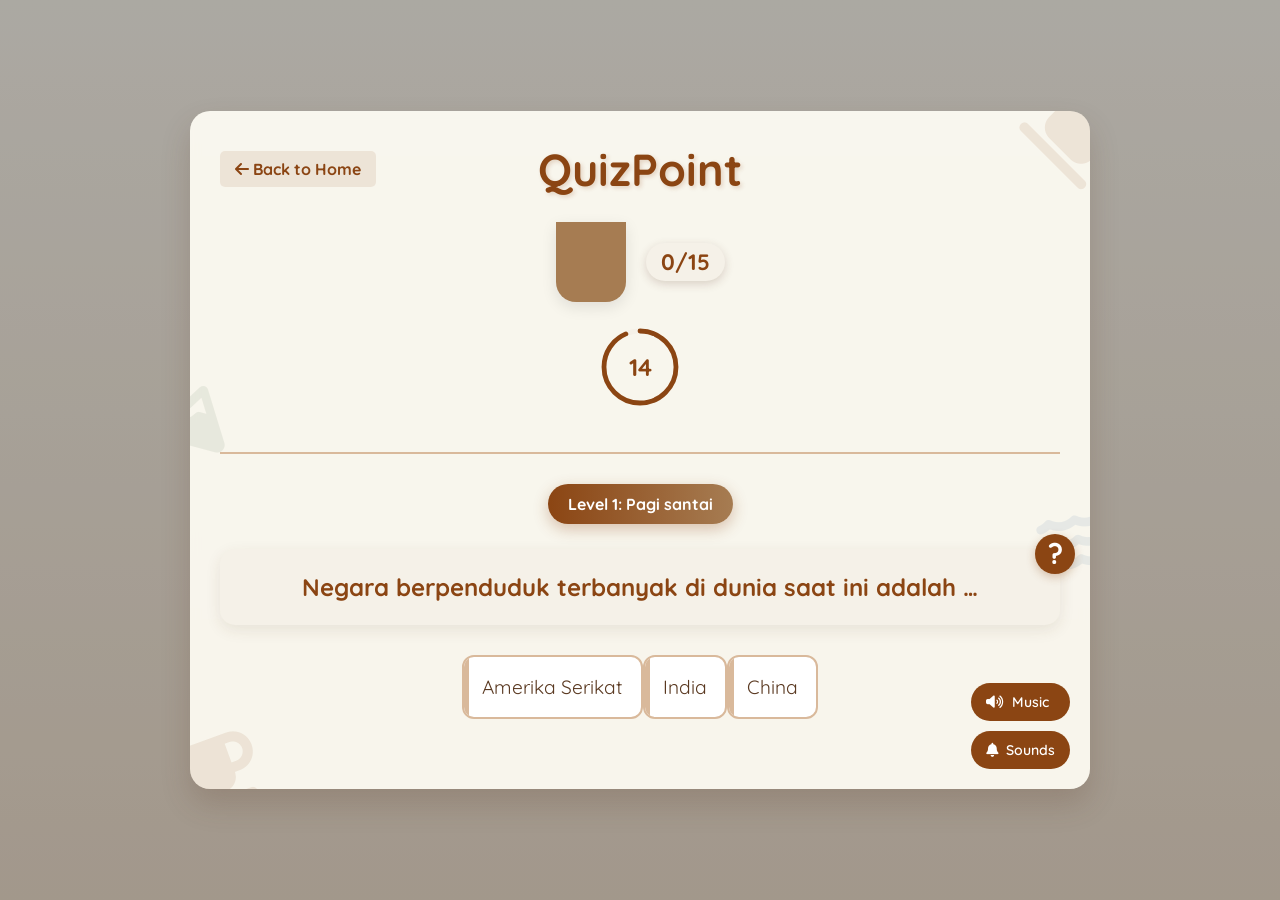
<file: quiz.html>
<!DOCTYPE html>
<html lang="id">
<head>
    <meta charset="UTF-8">
    <meta name="viewport" content="width=device-width, initial-scale=1.0">
    <title>Adventure Quiz - Play</title>
    <link rel="stylesheet" href="css/style.css">
    <link href="https://fonts.googleapis.com/css2?family=Quicksand:wght@400;600;700&display=swap" rel="stylesheet">
    <link rel="stylesheet" href="https://cdnjs.cloudflare.com/ajax/libs/font-awesome/6.4.0/css/all.min.css">
</head>
<body class="quiz-background">
    <div class="container">
        <!-- Decorative elements -->
        <div class="coffee-bean bean-1">
            <i class="fas fa-coffee" style="font-size: 80px; color: #8b4513;"></i>
        </div>
        <div class="coffee-bean bean-2">
            <i class="fas fa-coffee" style="font-size: 80px; color: #8b4513;"></i>
        </div>
        <div class="coffee-bean bean-3">
            <i class="fas fa-mountain" style="font-size: 70px; color: #5a7d5a;"></i>
        </div>
        <div class="coffee-bean bean-4">
            <i class="fas fa-water" style="font-size: 70px; color: #4a7ba6;"></i>
        </div>

        <header>
            <h1>QuizPoint</h1>
            <a href="index.html" class="back-btn">
                <i class="fas fa-arrow-left"></i> Back to Home
            </a>
            <div class="progress-container">
                <div class="coffee-progress">
                    <div class="coffee-cup">
                        <div class="coffee-liquid" id="coffee-progress"></div>
                    </div>
                    <span class="progress-text" id="progress-text">0/15</span>
                </div>
                <div class="timer-container">
                    <div class="timer-circle">
                        <svg class="timer-svg" viewBox="0 0 100 100">
                            <circle class="timer-circle-bg" cx="50" cy="50" r="45"></circle>
                            <circle class="timer-circle-progress" cx="50" cy="50" r="45"></circle>
                        </svg>
                        <span class="timer-text" id="timer-text">15</span>
                    </div>
                </div>
            </div>
        </header>
       
        <main class="quiz-main">
            <div class="level-indicator" id="level-indicator">
                Level 1: Beginner Explorer
            </div>
           
            <div id="question-container" class="hidden">
                <h2 id="question">Loading questions...</h2>
                <div id="options-container" class="hidden">
                    <!-- Options will be loaded by JavaScript -->
                </div>
            </div>
           
            <div id="joke-container" class="hidden">
                <p id="joke-text"></p>
            </div>
           
            <div id="results-container" class="hidden">
                <h2 id="result-title"></h2>
                <div class="score-display">
                    <span id="score-value">0</span>/<span id="total-questions">15</span>
                </div>
                <p id="result-message"></p>
                <div class="result-actions">
                    <button id="play-again-btn" class="btn btn-play">
                        <i class="fas fa-redo"></i> Play Again
                    </button>
                    <a href="index.html" class="btn btn-about">
                        <i class="fas fa-home"></i> Back to Home
                    </a>
                </div>
            </div>
        </main>

        <div class="audio-controls-quiz">
            <button id="music-toggle-quiz" class="audio-btn">
                 <i class="fas fa-volume-up"></i> Music
            </button>
            <button id="sound-toggle-quiz" class="audio-btn">
                <i class="fas fa-bell"></i> Sounds
            </button>
        </div>
    </div>

    <!-- Audio Elements -->
    <audio id="correct-sound" preload="auto">
        <source src="sounds/Correct Sound Effect.mp3" type="audio/mpeg">
    </audio>
    <audio id="wrong-sound" preload="auto">
        <source src="sounds/Wrong Answer Sound effect.mp3" type="audio/mpeg">
    </audio>
    <audio id="timeout-sound" preload="auto">
        <source src="" type="audio/mpeg">
    </audio>
    <audio id="levelup-sound" preload="auto">
        <source src="" type="audio/mpeg">
    </audio>
    <audio id="background-music-quiz" loop preload="auto">
        <source src="sounds/Quiz.backsound.mp3" type="audio/mpeg">
    </audio>

    <script src="js/script.js"></script>
</body>
</html>
</file>
<file: css/style.css>
/* Global Styles */
* {
    margin: 0;
    padding: 0;
    box-sizing: border-box;
    font-family: 'Quicksand', sans-serif;
}


body {
    background: linear-gradient(to bottom, #f5f1e8, #e8d9c7);
    color: #5a3921;
    min-height: 100vh;
    padding: 20px;
    display: flex;
    justify-content: center;
    align-items: center;
}


.container {
    max-width: 900px;
    width: 100%;
    background: rgba(255, 253, 245, 0.95);
    border-radius: 20px;
    padding: 30px;
    box-shadow: 0 15px 30px rgba(90, 57, 33, 0.2);
    position: relative;
    overflow: hidden;
}


.coffee-bean {
    position: absolute;
    width: 80px;
    height: 80px;
    opacity: 0.1;
    z-index: 0;
}


.bean-1 {
    top: -20px;
    right: -20px;
    transform: rotate(45deg);
}


.bean-2 {
    bottom: -30px;
    left: -30px;
    transform: rotate(-20deg);
}


.bean-3 {
    top: 40%;
    left: -30px;
    transform: rotate(15deg);
}


.bean-4 {
    bottom: 30%;
    right: -30px;
    transform: rotate(-10deg);
}


/* Header Styles */
header {
    text-align: center;
    margin-bottom: 30px;
    padding-bottom: 20px;
    border-bottom: 2px solid #d9b99b;
    position: relative;
    z-index: 1;
}


h1 {
    color: #8b4513;
    font-size: 2.8rem;
    margin-bottom: 10px;
    text-shadow: 2px 2px 4px rgba(139, 69, 19, 0.2);
    font-weight: 700;
}


.slogan {
    color: #a67c52;
    font-style: italic;
    font-size: 1.2rem;
}


.back-btn {
    display: inline-block;
    margin-top: 10px;
    color: #8b4513;
    text-decoration: none;
    font-weight: bold;
    transition: color 0.3s;
    position: absolute;
    left: 0;
    top: 0;
    padding: 8px 15px;
    border-radius: 5px;
    background: rgba(139, 69, 19, 0.1);
}


.back-btn:hover {
    color: #6b3403;
    background: rgba(139, 69, 19, 0.2);
    text-decoration: none;
}


/* Home Page Styles */
.home-main {
    text-align: center;
    position: relative;
    z-index: 1;
}


.categories {
    margin-bottom: 40px;
    text-align: center;
}


.categories h2 {
    margin-bottom: 25px;
    color: #8b4513;
    font-size: 1.8rem;
    position: relative;
    display: inline-block;
}


.categories h2:after {
    content: '';
    position: absolute;
    bottom: -10px;
    left: 50%;
    transform: translateX(-50%);
    width: 50px;
    height: 3px;
    background: #8b4513;
    border-radius: 3px;
}


.category-grid {
    display: grid;
    grid-template-columns: repeat(2, 1fr);
    gap: 20px;
    margin-bottom: 30px;
}


.category-card {
    padding: 25px 20px;
    background: linear-gradient(to bottom, #e8d9c7, #d9b99b);
    border-radius: 15px;
    box-shadow: 0 8px 16px rgba(90, 57, 33, 0.15);
    transition: all 0.3s ease;
    cursor: pointer;
    border: 2px solid #d9b99b;
    text-align: center;
    position: relative;
    overflow: hidden;
}


.category-card > * {
    position: relative;
    z-index: 1;
}


.category-card:hover {
    transform: translateY(-8px);
    box-shadow: 0 12px 20px rgba(90, 57, 33, 0.25);
}


.card-icon {
    font-size: 2.5rem;
    margin-bottom: 15px;
    color: #8b4513;
}


.category-card h3 {
    color: #8b4513;
    margin-bottom: 8px;
    font-size: 1.3rem;
}


.category-card p {
    color: #5a3921;
    font-size: 1rem;
    line-height: 1.4;
}


.description {
    margin-bottom: 40px;
    font-size: 1.2rem;
    line-height: 1.6;
    color: #5a3921;
    background: #f5f1e8;
    padding: 20px;
    border-radius: 15px;
    border-left: 5px solid #8b4513;
    position: relative;
    text-align: center;
}


.description:before {
    content: '"';
    font-size: 4rem;
    color: #d9b99b;
    position: absolute;
    top: -10px;
    left: 10px;
    font-family: serif;
}


.actions {
    display: flex;
    justify-content: center;
    gap: 25px;
    flex-wrap: wrap;
    margin-bottom: 30px;
}


.btn {
    padding: 15px 35px;
    border: none;
    border-radius: 50px;
    font-size: 1.2rem;
    font-weight: bold;
    cursor: pointer;
    text-decoration: none;
    transition: all 0.3s ease;
    display: inline-flex;
    align-items: center;
    justify-content: center;
    gap: 10px;
    text-align: center;
    box-shadow: 0 5px 15px rgba(139, 69, 19, 0.3);
}


.btn-play {
    background: linear-gradient(to right, #8b4513, #a67c52);
    color: white;
}


.btn-about {
    background: linear-gradient(to right, #a67c52, #c19a6b);
    color: white;
}


.btn:hover {
    transform: translateY(-5px) scale(1.05);
    box-shadow: 0 10px 20px rgba(90, 57, 33, 0.4);
}


.audio-controls {
    display: flex;
    justify-content: center;
    gap: 15px;
    flex-wrap: wrap;
}


.audio-btn {
    padding: 10px 15px;
    background: #d9b99b;
    border: none;
    border-radius: 30px;
    cursor: pointer;
    font-weight: 600;
    display: flex;
    align-items: center;
    gap: 8px;
    transition: all 0.3s;
    font-size: 14px;
    opacity: 0.8;
}


.audio-btn.active {
    background: #8b4513;
    color: white;
    opacity: 1;
}


.audio-btn:hover {
    opacity: 1;
    transform: translateY(-2px);
}


/* Quiz Page Styles */
.quiz-main {
    text-align: center;
    position: relative;
    z-index: 1;
}


.progress-container {
    margin: 25px 0;
    display: flex;
    flex-direction: column;
    align-items: center;
}


.coffee-progress {
    display: flex;
    align-items: center;
    justify-content: center;
    gap: 20px;
    margin-bottom: 10px;
}


.coffee-cup {
    width: 70px;
    height: 80px;
    background: #a67c52;
    border-radius: 0 0 20px 20px;
    position: relative;
    overflow: hidden;
    box-shadow: 0 5px 15px rgba(0, 0, 0, 0.1);
}


.coffee-liquid {
    position: absolute;
    bottom: 0;
    width: 100%;
    background: linear-gradient(to top, #4e3524, #8b4513);
    transition: height 0.8s ease;
    border-radius: 0 0 20px 20px;
}


.progress-text {
    font-weight: bold;
    font-size: 1.4rem;
    color: #8b4513;
    background: #f5f1e8;
    padding: 5px 15px;
    border-radius: 20px;
    box-shadow: 0 3px 10px rgba(90, 57, 33, 0.2);
}


.timer-container {
    margin-top: 15px;
}


.timer-circle {
    width: 80px;
    height: 80px;
    position: relative;
}


.timer-svg {
    width: 100%;
    height: 100%;
    transform: rotate(-90deg);
}


.timer-circle-bg {
    fill: none;
    stroke: #f5f1e8;
    stroke-width: 6;
}


.timer-circle-progress {
    fill: none;
    stroke: #8b4513;
    stroke-width: 6;
    stroke-linecap: round;
    stroke-dasharray: 283;
    stroke-dashoffset: 0;
    transition: stroke-dashoffset 1s linear;
}


.timer-text {
    position: absolute;
    top: 50%;
    left: 50%;
    transform: translate(-50%, -50%);
    font-size: 1.5rem;
    font-weight: bold;
    color: #8b4513;
}


.level-indicator {
    background: linear-gradient(to right, #8b4513, #a67c52);
    color: white;
    padding: 10px 20px;
    border-radius: 30px;
    display: inline-block;
    margin-bottom: 25px;
    font-weight: bold;
    box-shadow: 0 5px 15px rgba(139, 69, 19, 0.3);
}


#question {
    margin-bottom: 30px;
    font-size: 1.5rem;
    color: #8b4513;
    line-height: 1.5;
    background: #f5f1e8;
    padding: 20px;
    border-radius: 15px;
    box-shadow: 0 5px 15px rgba(90, 57, 33, 0.1);
    position: relative;
}


#question:before {
    content: '?';
    position: absolute;
    top: -15px;
    right: -15px;
    width: 40px;
    height: 40px;
    background: #8b4513;
    color: white;
    border-radius: 50%;
    display: flex;
    align-items: center;
    justify-content: center;
    font-size: 1.8rem;
    font-weight: bold;
    box-shadow: 0 3px 10px rgba(139, 69, 19, 0.3);
}


#options-container {
    display: flex;
    flex-direction: column;
    gap: 20px;
    margin-bottom: 40px;
}


.option-btn {
    padding: 18px;
    border: 2px solid #d9b99b;
    border-radius: 12px;
    background: white;
    font-size: 1.2rem;
    cursor: pointer;
    transition: all 0.3s ease;
    color: #5a3921;
    text-align: left;
    position: relative;
    overflow: hidden;
}


.option-btn:before {
    content: '';
    position: absolute;
    top: 0;
    left: 0;
    width: 5px;
    height: 100%;
    background: #d9b99b;
    transition: width 0.3s ease;
}


.option-btn:hover {
    background: #f5f1e8;
    transform: translateY(-5px);
    box-shadow: 0 8px 15px rgba(90, 57, 33, 0.15);
    border-color: #a67c52;
}


.option-btn:hover:before {
    width: 10px;
    background: #8b4513;
}


.option-btn.correct {
    background: #e8f5e9;
    border-color: #66bb6a;
    color: #2e7d32;
}


.option-btn.correct:before {
    background: #66bb6a;
    width: 10px;
}


.option-btn.wrong {
    background: #ffebee;
    border-color: #ef5350;
    color: #c62828;
}


.option-btn.wrong:before {
    background: #ef5350;
    width: 10px;
}


/* ========== PERBAIKAN UTAMA: FIX UNTUK JOKE CONTAINER ========== */
/* Fix untuk transisi elemen kuis */
#question-container, #options-container, #joke-container, #results-container {
    transition: opacity 0.3s ease, transform 0.3s ease;
}


#question-container.hidden, #options-container.hidden {
    display: none;
    opacity: 0;
    height: 0;
    overflow: hidden;
}


#question-container:not(.hidden), #options-container:not(.hidden) {
     display: block;
    opacity: 1;
    height: auto;
}


#joke-container {
    opacity: 0;
    transform: translateY(20px);
    display: none;
    margin: 25px 0;
    padding: 20px;
    background: #fffde7;
    border-radius: 12px;
    border-left: 5px solid #ffd54f;
    box-shadow: 0 5px 15px rgba(0, 0, 0, 0.05);
    max-height: 0;
    overflow: hidden;
    transition: all 0.5s ease;
}


#joke-container.visible {
    opacity: 1;
    transform: translateY(0);
    display: block;
    max-height: 200px;
    animation: fadeIn 0.5s ease;
}


#joke-text {
    font-style: italic;
    color: #8b4513;
    font-size: 1.1rem;
    line-height: 1.5;
}


#results-container {
    opacity: 0;
    transform: scale(0.9);
    display: none;
    margin-top: 40px;
    padding: 30px;
    background: #f5f1e8;
    border-radius: 15px;
    box-shadow: 0 10px 25px rgba(90, 57, 33, 0.1);
}


#results-container:not(.hidden) {
    opacity: 1;
    transform: scale(1);
    display: block;
    animation: fadeIn 0.5s ease;
}
/* ========== END OF PERBAIKAN ========== */


/* Results Page Styles */
#result-title {
    color: #8b4513;
    margin-bottom: 20px;
    font-size: 2rem;
}


.score-display {
    font-size: 3rem;
    font-weight: bold;
    color: #8b4513;
    margin-bottom: 20px;
    display: flex;
    justify-content: center;
    align-items: center;
    gap: 10px;
}


#score-value {
    color: #8b4513;
    font-size: 4rem;
}


#total-questions {
    color: #a67c52;
    font-size: 2.5rem;
}


#result-message {
    margin-bottom: 30px;
    font-size: 1.3rem;
    line-height: 1.6;
    color: #5a3921;
}


.result-actions {
    display: flex;
    justify-content: center;
    gap: 20px;
    flex-wrap: wrap;
}


.audio-controls-quiz {
    position: fixed;
    bottom: 20px;
    right: 20px;
    display: flex;
    flex-direction: column;
    gap: 10px;
    z-index: 1000;
}


/* About Page Styles */
.about-main {
    display: flex;
    flex-direction: column;
    gap: 40px;
    position: relative;
    z-index: 1;
}


.creators-section {
    width: 100%;
}


.creators-section h2 {
    text-align: center;
    color: #8b4513;
    margin-bottom: 30px;
    font-size: 2rem;
    position: relative;
    display: inline-block;
    left: 50%;
    transform: translateX(-50%);
}


.creators-section h2:after {
    content: '';
    position: absolute;
    bottom: -10px;
    left: 50%;
    transform: translateX(-50%);
    width: 60px;
    height: 3px;
    background: #8b4513;
    border-radius: 3px;
}


.creators-grid {
    display: grid;
    grid-template-columns: repeat(auto-fit, minmax(300px, 1fr));
    gap: 30px;
    margin-top: 20px;
}


.creator-card {
    padding: 30px;
    background: linear-gradient(to bottom, #e8d9c7, #d9b99b);
    border-radius: 15px;
    box-shadow: 0 8px 16px rgba(90, 57, 33, 0.15);
    border: 2px solid #d9b99b;
    text-align: center;
    transition: transform 0.3s ease;
}


.creator-card:hover {
    transform: translateY(-5px);
}


.creator-photo {
    width: 150px;
    height: 150px;
    border-radius: 50%;
    margin: 0 auto 20px;
    overflow: hidden;
    border: 5px solid #8b4513;
    box-shadow: 0 8px 16px rgba(90, 57, 33, 0.2);
    display: flex;
    align-items: center;
    justify-content: center;
    background: linear-gradient(to bottom, #a67c52, #8b4513);
    color: white;
    font-size: 3rem;
}


.creator-img {
    width: 100%;
    height: 100%;
    object-fit: cover;
}


.photo-placeholder {
    width: 100%;
    height: 100%;
    display: none;
    justify-content: center;
    align-items: center;
}


.creator-card h3 {
    color: #8b4513;
    margin-bottom: 10px;
    font-size: 1.5rem;
}


.creator-role {
    color: #a67c52;
    font-style: italic;
    margin-bottom: 15px;
    font-size: 1.1rem;
}


.creator-description {
    margin-bottom: 20px;
}


.creator-description p {
    line-height: 1.6;
    color: #5a3921;
    text-align: justify;
}


.social-links {
    display: flex;
    justify-content: center;
    gap: 15px;
    flex-wrap: wrap;
}


.social-link {
    width: 45px;
    height: 45px;
    border-radius: 50%;
    display: flex;
    align-items: center;
    justify-content: center;
    color: white;
    font-size: 1.2rem;
    transition: all 0.3s ease;
    text-decoration: none;
}


.social-link:hover {
    transform: translateY(-3px) scale(1.1);
    box-shadow: 0 5px 15px rgba(0, 0, 0, 0.2);
}


.social-link.instagram {
    background: linear-gradient(45deg, #f09433, #e6683c, #dc2743, #cc2366, #bc1888);
}
.social-link.tiktok {
    background: #000000;
}
.social-link.youtube {
    background: #FF0000;
}
.social-link.facebook {
    background: #3b5998;
}
.social-link.whatsapp {
    background: #25D366;
}


.about-content {
    display: grid;
    grid-template-columns: repeat(auto-fit, minmax(300px, 1fr));
    gap: 30px;
}


.about-section {
    padding: 25px;
    background: #f5f1e8;
    border-radius: 15px;
    box-shadow: 0 8px 16px rgba(90, 57, 33, 0.1);
}


.about-section h3 {
    color: #8b4513;
    margin-bottom: 15px;
    font-size: 1.4rem;
    position: relative;
    padding-left: 20px;
}


.about-section h3::before {
    content: '';
    position: absolute;
    left: 0;
    top: 50%;
    transform: translateY(-50%);
    width: 8px;
    height: 25px;
    background: #8b4513;
    border-radius: 4px;
}


.about-section p, .about-section li {
    line-height: 1.6;
    color: #5a3921;
}


.about-section ul {
    list-style: none;
    padding: 0;
}


.about-section li {
    margin-bottom: 10px;
    display: flex;
    align-items: center;
    gap: 10px;
}


.about-section li i {
    color: #8b4513;
    font-size: 1.2rem;
}


.contact-info p {
    display: flex;
    align-items: center;
    gap: 15px;
    margin-bottom: 15px;
    font-size: 1.1rem;
}


.contact-info i {
    width: 25px;
    color: #8b4513;
    font-size: 1.3rem;
}


/* Background untuk halaman berbeda */
.home-background {
    background-size: cover;
    position: relative;
}


.home-background::before {
    content: '';
    position: fixed;
    top: 0;
    left: 0;
    width: 100%;
    height: 100%;
    background: rgba(0, 0, 0, 0.3);
    z-index: -1;
}


.quiz-background {
    background-size: cover;
    position: relative;
}


.quiz-background::before {
    content: '';
    position: fixed;
    top: 0;
    left: 0;
    width: 100%;
    height: 100%;
    background: rgba(0, 0, 0, 0.3);
    z-index: -1;
}


.about-background {
    background-size: cover;
    position: relative;
}


.about-background::before {
    content: '';
    position: fixed;
    top: 0;
    left: 0;
    width: 100%;
    height: 100%;
    background: rgba(0, 0, 0, 0.3);
    z-index: -1;
}


.home-background .container,
.quiz-background .container,
.about-background .container {
    background: rgba(255, 253, 245, 0.92);
    backdrop-filter: blur(5px);
}


/* Utility Classes */
.hidden {
    display: none !important;
    opacity: 0 !important;
    height: 0 !important;
    overflow: hidden !important;
    margin: 0 !important;
    padding: 0 !important;
}


/* Animations */
@keyframes fadeIn {
    from {
        opacity: 0;
        transform: translateY(20px);
    }
    to {
        opacity: 1;
        transform: translateY(0);
    }
}


@keyframes cricket {
    0% { transform: translateX(0); }
    25% { transform: translateX(5px); }
    50% { transform: translateX(0); }
    75% { transform: translateX(-5px); }
    100% { transform: translateX(0); }
}


@keyframes pulse {
    0% { transform: scale(1); }
    50% { transform: scale(1.05); }
    100% { transform: scale(1); }
}


@keyframes timerWarning {
    0% { background-color: #8b4513; }
    50% { background-color: #ff6b6b; }
    100% { background-color: #8b4513; }
}


.cricket-animation {
    animation: cricket 0.5s infinite;
}


.timer-warning {
    animation: timerWarning 1s infinite;
}


.pulse {
    animation: pulse 0.5s;
}


/* Responsive Design */
@media (max-width: 768px) {
    .container {
        padding: 20px;
        border-radius: 15px;
    }
   
    h1 {
        font-size: 2.2rem;
    }
   
    .category-grid {
        grid-template-columns: 1fr;
    }
   
    .actions {
        flex-direction: column;
        align-items: center;
    }
   
    .about-main {
        flex-direction: column;
        align-items: center;
    }
   
    .creator-card {
        width: 100%;
    }
   
    .coffee-cup {
        width: 60px;
        height: 70px;
    }
   
    #question {
        font-size: 1.3rem;
        padding: 15px;
    }
   
    .option-btn {
        padding: 15px;
        font-size: 1.1rem;
    }
   
    .result-actions {
        flex-direction: column;
        align-items: center;
    }
   
    .btn {
        width: 100%;
        margin-bottom: 10px;
    }
   
    .audio-controls, .audio-controls-quiz {
        flex-direction: column;
    }
   
    .timer-circle {
        width: 60px;
        height: 60px;
    }
   
    .timer-text {
        font-size: 1.2rem;
    }
   
    .back-btn {
        position: relative;
        margin-bottom: 15px;
        left: 0;
        top: 0;
    }
   
    .creators-grid {
        grid-template-columns: 1fr;
    }
   
    .about-content {
        grid-template-columns: 1fr;
    }
   
    .score-display {
        flex-direction: column;
        gap: 5px;
    }
   
    .creator-description p {
        text-align: left;
    }
   
    .audio-controls-quiz {
        bottom: 10px;
        right: 10px;
    }
   
    .audio-btn {
        padding: 8px 12px;
        font-size: 12px;
    }


    /* Fix untuk joke container di mobile */
    #joke-container {
        margin: 15px 0;
        padding: 15px;
    }
   
    #joke-container.visible {
        max-height: 150px;
    }
   
    #joke-text {
        font-size: 1rem;
    }
   
    /* Fix untuk progress text di mobile */
    .progress-text {
        font-size: 1.2rem;
        padding: 3px 10px;
    }
   
    /* Fix untuk level indicator di mobile */
    .level-indicator {
        font-size: 0.9rem;
        padding: 8px 15px;
        margin-bottom: 15px;
    }
}
</file>
